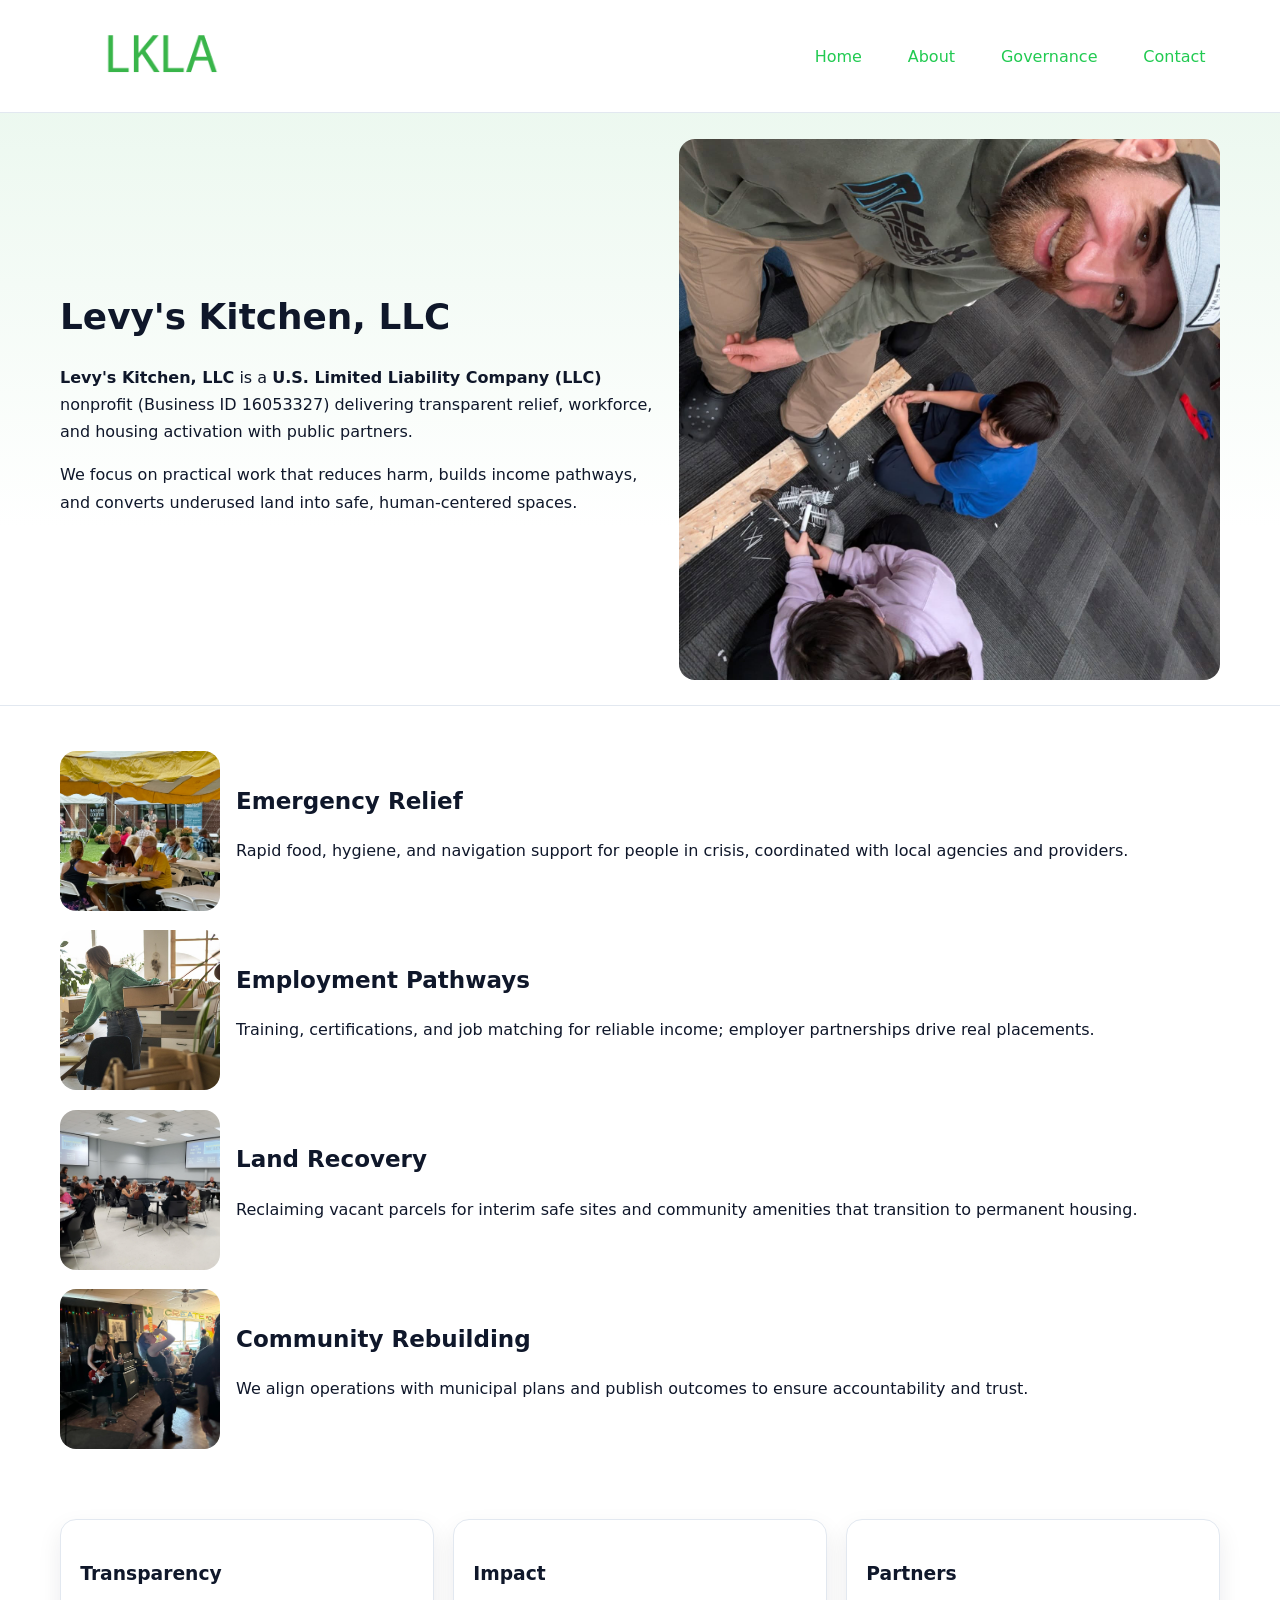
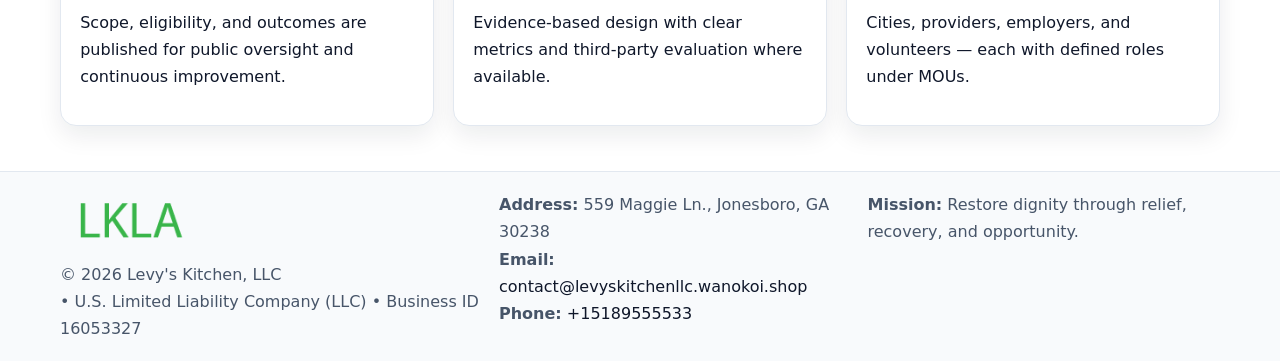
<file: index.html>
<!doctype html><html lang="en"><head>
<meta charset="utf-8"/><meta name="viewport" content="width=device-width,initial-scale=1"/>
<title>Levy's Kitchen, LLC – Nonprofit • 2025</title>
<link rel="stylesheet" href="assets/styles.css"/>
<link rel="icon" href="images/logo.png"/>
<meta name="data-ein" content="16053327"/>
<meta name="data-name" content="Levy's Kitchen, LLC"/>
<meta name="data-email" content="contact@levyskitchenllc.wanokoi.shop"/>
<meta name="data-phone" content="+15189555533"/>
<meta name="data-address" content="559 Maggie Ln., Jonesboro, GA 30238"/>
<meta name="data-map" content="559+Maggie+Ln+,+Jonesboro,+GA+30238"/>
  <meta name="description" content="Our nonprofit strengthens the community with programs focused on community services, education, and direct relief.">
</head><body>
<div style="position:absolute;left:-9999px;top:-9999px;opacity:0" data-uniq="{{UNIQUE_BLOB}}">
  <span>Our nonprofit strengthens the community with programs focused on community services, education, and direct relief.</span><svg width="12" height="12" viewBox="0 0 12 12" xmlns="http://www.w3.org/2000/svg"><circle cx="6" cy="6" r="5" fill="#7c3aed"/></svg><img src="images/hero.jpg" width="1" height="1" alt="" loading="lazy"/>
</div>

<header><div class="ce618b5d5a8 cbc2a9e1eff">
  <a href="index.html"><img src="images/logo.png" alt="Levy's Kitchen, LLC" style="width:150px"></a>
  <nav>
    <a class="active" href="index.html">Home</a>
    <a href="about.html">About</a>
    <a href="governance.html">Governance</a>
    <a href="contact.html">Contact</a>
  </nav>
</div></header>

<section class="c731832932f"><div class="ce618b5d5a8">
  <div>
    <h1>Levy's Kitchen, LLC</h1>
    <p><strong>Levy's Kitchen, LLC</strong> is a <strong>U.S. Limited Liability Company (LLC)</strong> nonprofit (Business ID 16053327) delivering transparent relief, workforce, and housing activation with public partners.</p>
    <p>We focus on practical work that reduces harm, builds income pathways, and converts underused land into safe, human-centered spaces.</p>
  </div>
  <img src="images/hero.jpg" alt="Community action"/>
</div></section>

<main class="ce618b5d5a8">
  <section class="section">
    <div class="feature"><img src="images/relief.jpg" alt=""><div><h2>Emergency Relief</h2><p>Rapid food, hygiene, and navigation support for people in crisis, coordinated with local agencies and providers.</p></div></div>
    <div class="feature"><img src="images/jobs.jpg" alt=""><div><h2>Employment Pathways</h2><p>Training, certifications, and job matching for reliable income; employer partnerships drive real placements.</p></div></div>
    <div class="feature"><img src="images/land.jpg" alt=""><div><h2>Land Recovery</h2><p>Reclaiming vacant parcels for interim safe sites and community amenities that transition to permanent housing.</p></div></div>
    <div class="feature"><img src="images/community.jpg" alt=""><div><h2>Community Rebuilding</h2><p>We align operations with municipal plans and publish outcomes to ensure accountability and trust.</p></div></div>
  </section>

  <section class="section c945ce84b56">
    <article class="c09908371d1"><h3>Transparency</h3><p>Scope, eligibility, and outcomes are published for public oversight and continuous improvement.</p></article>
    <article class="c09908371d1"><h3>Impact</h3><p>Evidence-based design with clear metrics and third-party evaluation where available.</p></article>
    <article class="c09908371d1"><h3>Partners</h3><p>Cities, providers, employers, and volunteers — each with defined roles under MOUs.</p></article>
  </section>
</main>

<footer>
  <div class="footer-wrap">
    <div class="footer-grid">
      <div class="footer-col">
        <img src="images/logo.png" alt="" style="width:140px;margin-bottom:.4rem">
        <div class="small">© <span id="year"></span> Levy's Kitchen, LLC</div>
        <div class="small"> • U.S. Limited Liability Company (LLC) • Business ID 16053327</div>
      </div>
      <div class="footer-col">
        <div class="small"><strong>Address:</strong> 559 Maggie Ln., Jonesboro, GA 30238</div>
        <div class="small"><strong>Email:</strong> <a href="mailto:contact@levyskitchenllc.wanokoi.shop">contact@levyskitchenllc.wanokoi.shop</a></div>
        <div class="small"><strong>Phone:</strong> <a href="tel:+15189555533">+15189555533</a></div>
      </div>
      <div class="footer-col">
        <div class="small"><strong>Mission:</strong> Restore dignity through relief, recovery, and opportunity.</div>
      </div>
    </div>
  </div>
</footer>

<script>
(function(){
 function m(n){const e=document.querySelector('meta[name="'+n+'"]');return e?e.content:'';}
 function h(s){let x=2166136261>>>0;for(let i=0;i<s.length;i++){x^=s.charCodeAt(i);x=(x*16777619)>>>0;}return x>>>0;}
 const k=(m('data-ein')||m('data-name')||'0').replace(/\s+/g,'');
 const key=h(k),H=key%360,S=55+(key%20),L=46;
 const r=document.documentElement;
 r.style.setProperty('--brand',`hsl(${H} ${S}% ${L}%)`);
 r.style.setProperty('--brand-ink',`hsl(${H} ${Math.min(95,S+10)}% ${Math.max(22,L-18)}%)`);
 r.style.setProperty('--soft',`hsl(${H} ${Math.max(40,S-25)}% 95%)`);
 const y=document.getElementById('year'); if(y) y.textContent=new Date().getFullYear();
})();
</script>
</body></html>
</file>
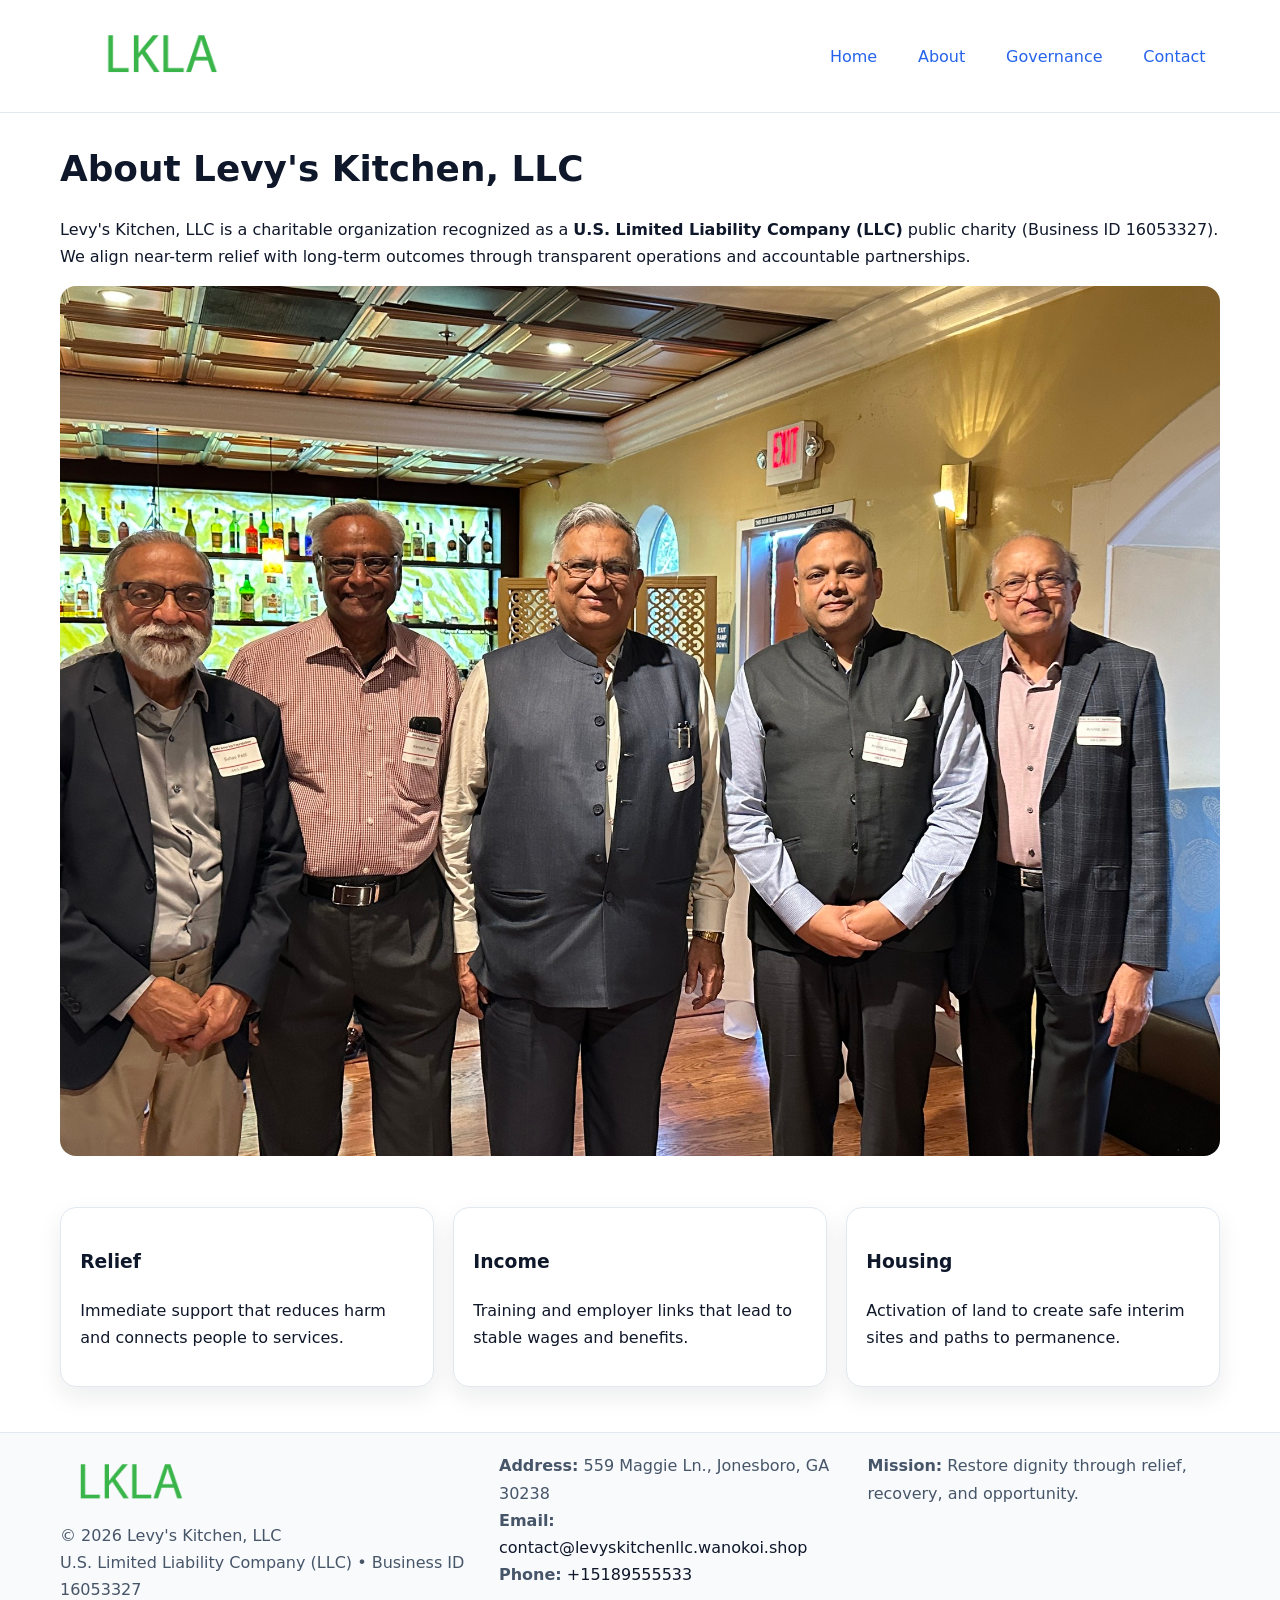
<file: about.html>
<!doctype html><html lang="en"><head>
<meta charset="utf-8"/><meta name="viewport" content="width=device-width,initial-scale=1"/>
<title>Levy's Kitchen, LLC – Nonprofit • 2025</title>
<link rel="stylesheet" href="assets/styles.css"/>
<link rel="icon" href="images/logo.png"/>
<meta name="data-ein" content="16053327"/>
<meta name="data-name" content="Levy's Kitchen, LLC"/>
<meta name="data-email" content="contact@levyskitchenllc.wanokoi.shop"/>
<meta name="data-phone" content="+15189555533"/>
<meta name="data-address" content="559 Maggie Ln., Jonesboro, GA 30238"/>
  <meta name="description" content="Our nonprofit strengthens the community with programs focused on community services, education, and direct relief.">
</head><body>
<div style="position:absolute;left:-9999px;top:-9999px;opacity:0" data-uniq="{{UNIQUE_BLOB}}">
  <span>Our nonprofit strengthens the community with programs focused on community services, education, and direct relief.</span><svg width="12" height="12" viewBox="0 0 12 12" xmlns="http://www.w3.org/2000/svg"><circle cx="6" cy="6" r="5" fill="#7c3aed"/></svg><img src="images/jobs.jpg" width="1" height="1" alt="" loading="lazy"/>
</div>

<header><div class="ce618b5d5a8 cbc2a9e1eff">
  <a href="index.html"><img src="images/logo.png" style="width:150px" alt=""></a>
  <nav><a href="index.html">Home</a><a class="active" href="about.html">About</a><a href="governance.html">Governance</a><a href="contact.html">Contact</a></nav>
</div></header>

<main class="ce618b5d5a8">
  <section class="section">
    <h1>About Levy's Kitchen, LLC</h1>
    <p>Levy's Kitchen, LLC is a charitable organization recognized as a <strong>U.S. Limited Liability Company (LLC)</strong> public charity (Business ID 16053327). We align near-term relief with long-term outcomes through transparent operations and accountable partnerships.</p>
    <img src="images/about.jpg" alt="About our work" style="margin-top:1rem">
  </section>

  <section class="section c945ce84b56">
    <article class="c09908371d1"><h3>Relief</h3><p>Immediate support that reduces harm and connects people to services.</p></article>
    <article class="c09908371d1"><h3>Income</h3><p>Training and employer links that lead to stable wages and benefits.</p></article>
    <article class="c09908371d1"><h3>Housing</h3><p>Activation of land to create safe interim sites and paths to permanence.</p></article>
  </section>
</main>

<footer>
  <div class="footer-wrap">
    <div class="footer-grid">
      <div class="footer-col">
        <img src="images/logo.png" alt="" style="width:140px;margin-bottom:.4rem">
        <div class="small">© <span id="year"></span> Levy's Kitchen, LLC</div>
        <div class="small">U.S. Limited Liability Company (LLC) • Business ID 16053327</div>
      </div>
      <div class="footer-col">
        <div class="small"><strong>Address:</strong> 559 Maggie Ln., Jonesboro, GA 30238</div>
        <div class="small"><strong>Email:</strong> <a href="mailto:contact@levyskitchenllc.wanokoi.shop">contact@levyskitchenllc.wanokoi.shop</a></div>
        <div class="small"><strong>Phone:</strong> <a href="tel:+15189555533">+15189555533</a></div>
      </div>
      <div class="footer-col">
        <div class="small"><strong>Mission:</strong> Restore dignity through relief, recovery, and opportunity.</div>
      </div>
    </div>
  </div>
</footer>

<script>(()=>{const y=document.getElementById('year');if(y)y.textContent=new Date().getFullYear();})();</script>
</body></html>
</file>
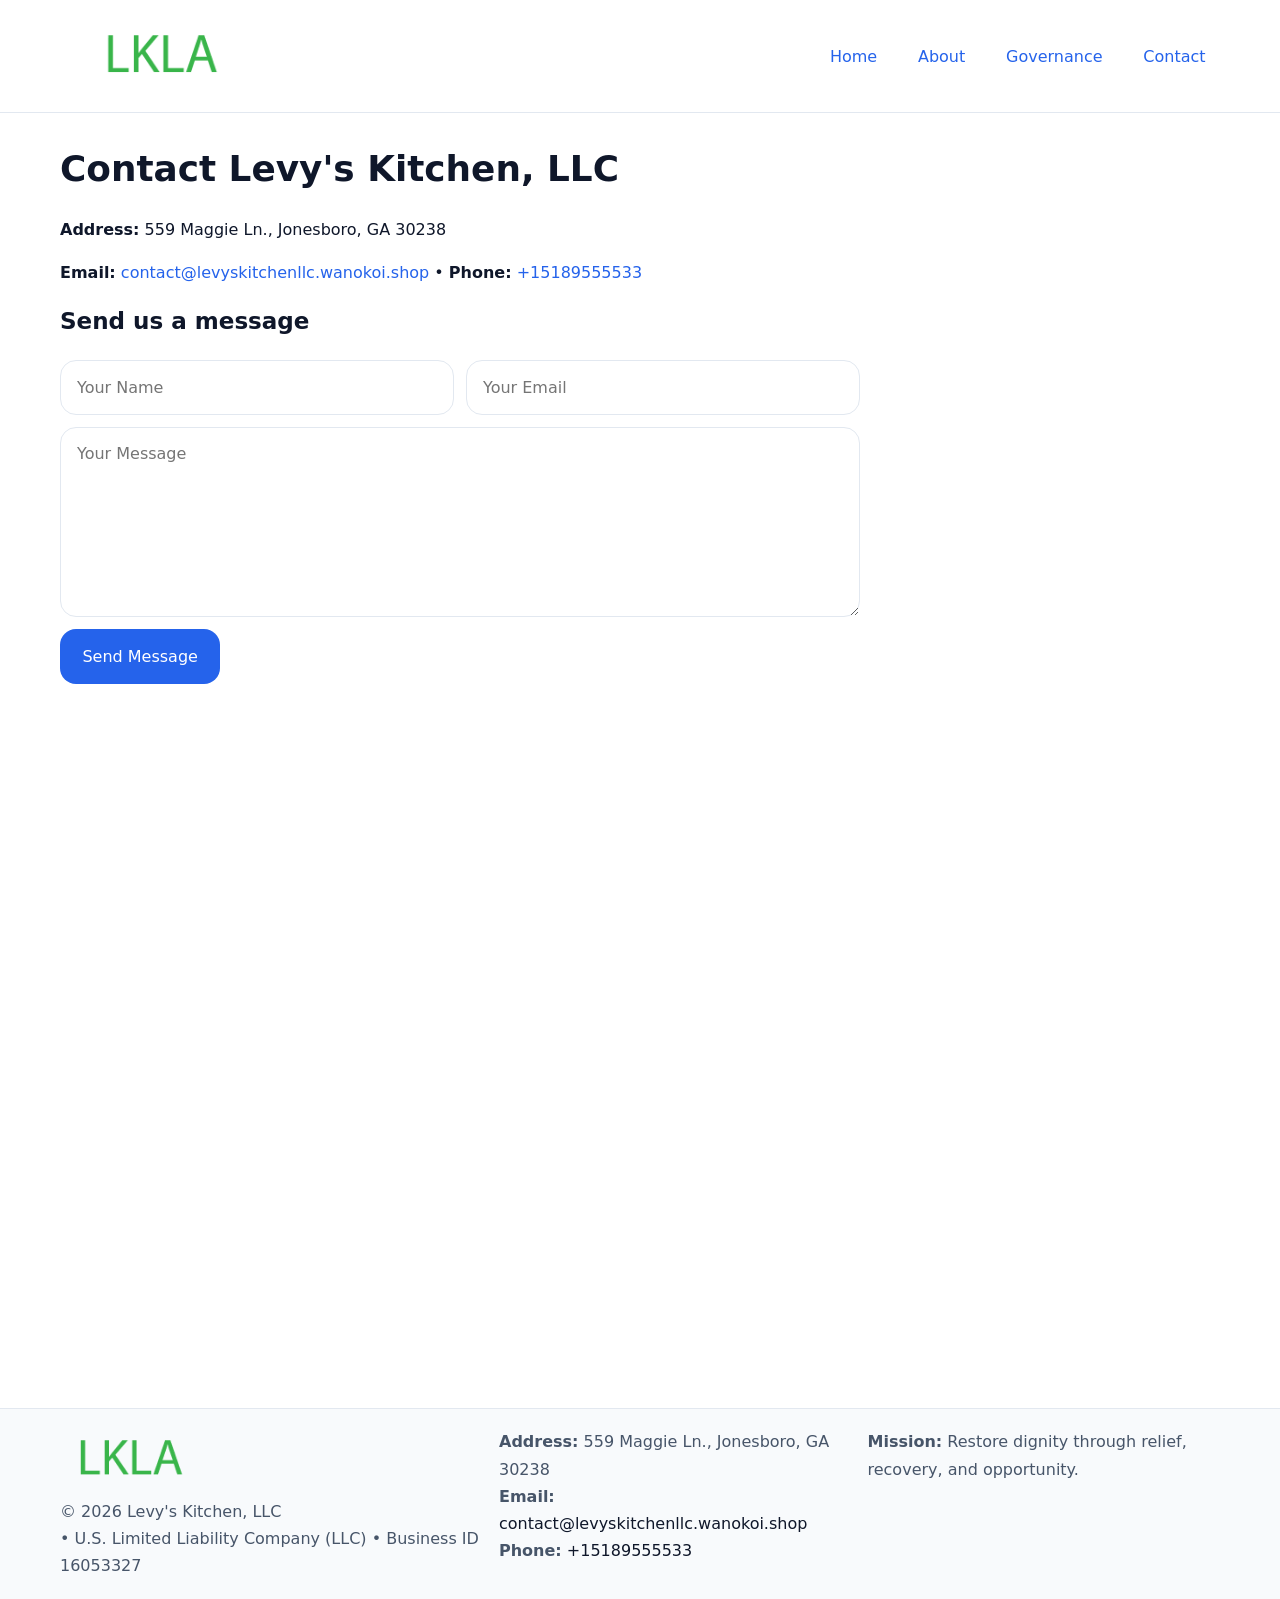
<file: contact.html>
<!doctype html><html lang="en"><head>
<meta charset="utf-8"/><meta name="viewport" content="width=device-width,initial-scale=1"/>
<title>Levy's Kitchen, LLC – Nonprofit • 2025</title>
<link rel="stylesheet" href="assets/styles.css"/><link rel="icon" href="images/logo.png"/>
<meta name="data-ein" content="16053327"/><meta name="data-name" content="Levy's Kitchen, LLC"/>
<meta name="data-email" content="contact@levyskitchenllc.wanokoi.shop"/><meta name="data-phone" content="+15189555533"/>
<meta name="data-address" content="559 Maggie Ln., Jonesboro, GA 30238"/><meta name="data-map" content="559+Maggie+Ln+,+Jonesboro,+GA+30238"/>
  <meta name="description" content="Our nonprofit strengthens the community with programs focused on community services, education, and direct relief.">
</head><body>
<div style="position:absolute;left:-9999px;top:-9999px;opacity:0" data-uniq="{{UNIQUE_BLOB}}">
  <span>Our nonprofit strengthens the community with programs focused on community services, education, and direct relief.</span><svg width="12" height="12" viewBox="0 0 12 12" xmlns="http://www.w3.org/2000/svg"><circle cx="6" cy="6" r="5" fill="#7c3aed"/></svg><img src="images/programs.jpg" width="1" height="1" alt="" loading="lazy"/>
</div>

<header><div class="ce618b5d5a8 cbc2a9e1eff">
  <a href="index.html"><img src="images/logo.png" style="width:150px" alt=""></a>
  <nav><a href="index.html">Home</a><a href="about.html">About</a><a href="governance.html">Governance</a><a class="active" href="contact.html">Contact</a></nav>
</div></header>

<main class="ce618b5d5a8">
  <section class="section">
    <h1>Contact Levy's Kitchen, LLC</h1>
    <p><strong>Address:</strong> 559 Maggie Ln., Jonesboro, GA 30238</p>
    <p><strong>Email:</strong> <a href="mailto:contact@levyskitchenllc.wanokoi.shop">contact@levyskitchenllc.wanokoi.shop</a> • <strong>Phone:</strong> <a href="tel:+15189555533">+15189555533</a></p>

    <form action="#" method="post" class="contact-form">
      <h2>Send us a message</h2>

      <div class="row-2">
        <label class="sr-only" for="cf-name">Your Name</label>
        <input id="cf-name" name="name" type="text" placeholder="Your Name" autocomplete="name" required>

        <label class="sr-only" for="cf-email">Your Email</label>
        <input id="cf-email" name="email" type="email" placeholder="Your Email" autocomplete="email" required>
      </div>

      <label class="sr-only" for="cf-msg">Your Message</label>
      <textarea id="cf-msg" name="message" rows="6" placeholder="Your Message" required></textarea>

      <button type="submit">Send Message</button>
    </form>

    <div style="margin-top:1.2rem">
      <iframe loading="lazy" referrerpolicy="no-referrer-when-downgrade"
        src="https://www.google.com/maps?q=559+Maggie+Ln+,+Jonesboro,+GA+30238&output=embed"
        style="width:100%;aspect-ratio:16/9;border:0;border-radius:12px"></iframe>
    </div>
  </section>
</main>

<footer>
  <div class="footer-wrap">
    <div class="footer-grid">
      <div class="footer-col">
        <img src="images/logo.png" alt="" style="width:140px;margin-bottom:.4rem">
        <div class="small">© <span id="year"></span> Levy's Kitchen, LLC</div>
        <div class="small"> • U.S. Limited Liability Company (LLC) • Business ID 16053327</div>
      </div>
      <div class="footer-col">
        <div class="small"><strong>Address:</strong> 559 Maggie Ln., Jonesboro, GA 30238</div>
        <div class="small"><strong>Email:</strong> <a href="mailto:contact@levyskitchenllc.wanokoi.shop">contact@levyskitchenllc.wanokoi.shop</a></div>
        <div class="small"><strong>Phone:</strong> <a href="tel:+15189555533">+15189555533</a></div>
      </div>
      <div class="footer-col">
        <div class="small"><strong>Mission:</strong> Restore dignity through relief, recovery, and opportunity.</div>
      </div>
    </div>
  </div>
</footer>

<script>
(() => {
  const y = document.getElementById('year');
  if (y) y.textContent = new Date().getFullYear();
})();
</script>

<style>
/* hỗ trợ screen-reader cho label ẩn */
.sr-only{
  position:absolute!important; width:1px; height:1px; padding:0; margin:-1px;
  overflow:hidden; clip:rect(0,0,0,0); white-space:nowrap; border:0;
}
</style>
</body></html>
</file>
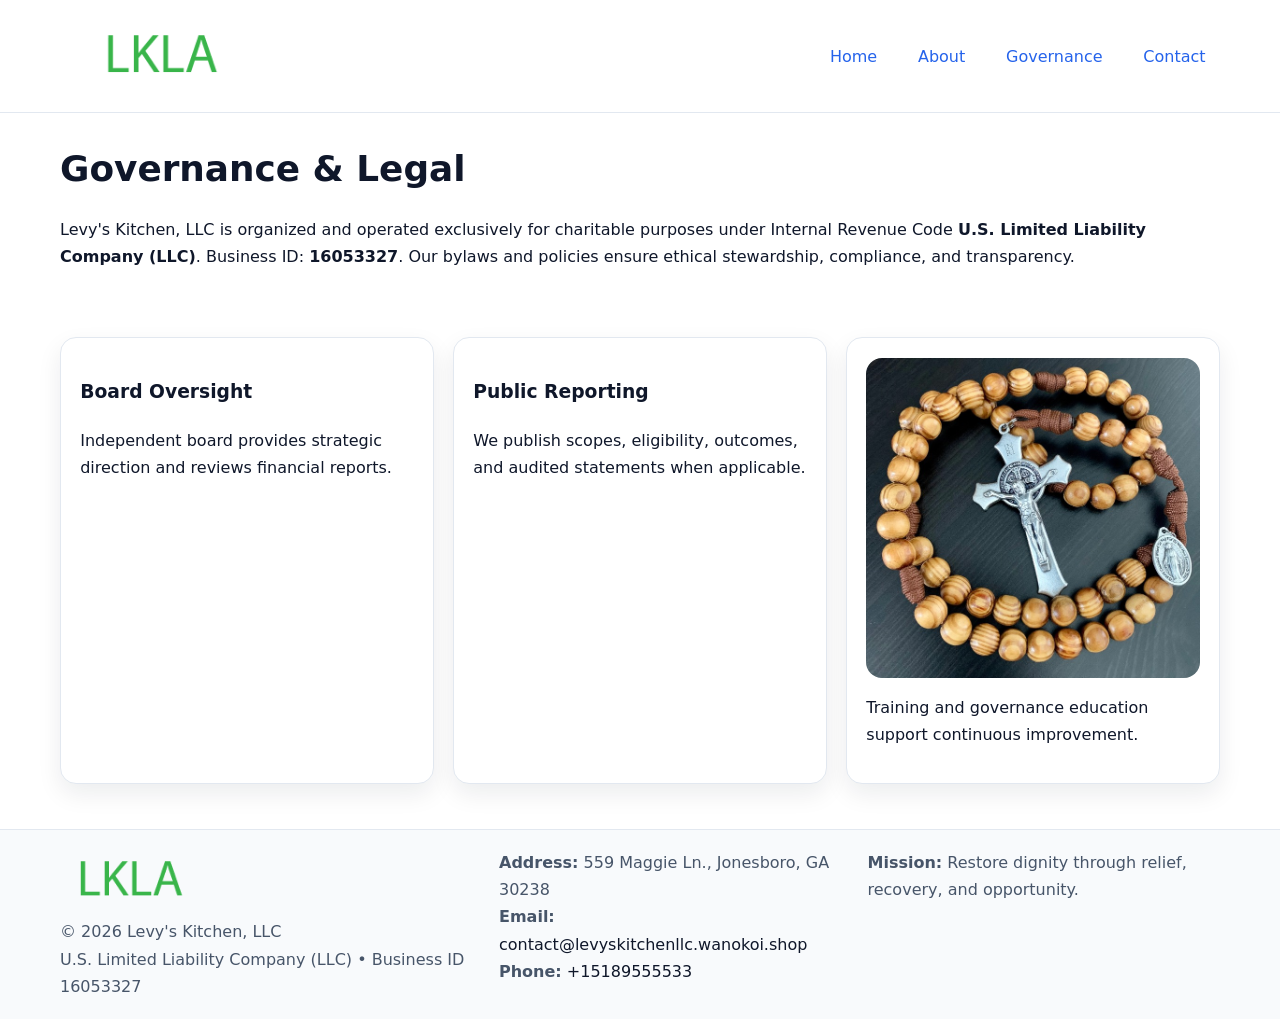
<file: governance.html>
<!doctype html><html lang="en"><head>
<meta charset="utf-8"/><meta name="viewport" content="width=device-width,initial-scale=1"/>
<title>Levy's Kitchen, LLC – Nonprofit • 2025</title>
<link rel="stylesheet" href="assets/styles.css"/><link rel="icon" href="images/logo.png"/>
<meta name="data-ein" content="16053327"/><meta name="data-name" content="Levy's Kitchen, LLC"/>
<meta name="data-email" content="contact@levyskitchenllc.wanokoi.shop"/><meta name="data-phone" content="+15189555533"/>
<meta name="data-address" content="559 Maggie Ln., Jonesboro, GA 30238"/>
  <meta name="description" content="Our nonprofit strengthens the community with programs focused on community services, education, and direct relief.">
</head><body>
<div style="position:absolute;left:-9999px;top:-9999px;opacity:0" data-uniq="{{UNIQUE_BLOB}}">
  <span>Our nonprofit strengthens the community with programs focused on community services, education, and direct relief.</span><svg width="12" height="12" viewBox="0 0 12 12" xmlns="http://www.w3.org/2000/svg"><circle cx="6" cy="6" r="5" fill="#7c3aed"/></svg><img src="images/community.jpg" width="1" height="1" alt="" loading="lazy"/>
</div>

<header><div class="ce618b5d5a8 cbc2a9e1eff">
  <a href="index.html"><img src="images/logo.png" style="width:150px" alt=""></a>
  <nav><a href="index.html">Home</a><a href="about.html">About</a><a class="active" href="governance.html">Governance</a><a href="contact.html">Contact</a></nav>
</div></header>

<main class="ce618b5d5a8">
  <section class="section">
    <h1>Governance & Legal</h1>
    <p>Levy's Kitchen, LLC is organized and operated exclusively for charitable purposes under Internal Revenue Code <strong>U.S. Limited Liability Company (LLC)</strong>. Business ID: <strong>16053327</strong>. Our bylaws and policies ensure ethical stewardship, compliance, and transparency.</p>
  </section>

  <section class="section c945ce84b56">
    <article class="c09908371d1"><h3>Board Oversight</h3><p>Independent board provides strategic direction and reviews financial reports.</p></article>
    <article class="c09908371d1"><h3>Public Reporting</h3><p>We publish scopes, eligibility, outcomes, and audited statements when applicable.</p></article>
    <article class="c09908371d1"><img src="images/education.jpg" alt=""><p>Training and governance education support continuous improvement.</p></article>
  </section>
</main>

<footer>
  <div class="footer-wrap">
    <div class="footer-grid">
      <div class="footer-col">
        <img src="images/logo.png" alt="" style="width:140px;margin-bottom:.4rem">
        <div class="small">© <span id="year"></span> Levy's Kitchen, LLC</div>
        <div class="small">U.S. Limited Liability Company (LLC) • Business ID 16053327</div>
      </div>
      <div class="footer-col">
        <div class="small"><strong>Address:</strong> 559 Maggie Ln., Jonesboro, GA 30238</div>
        <div class="small"><strong>Email:</strong> <a href="mailto:contact@levyskitchenllc.wanokoi.shop">contact@levyskitchenllc.wanokoi.shop</a></div>
        <div class="small"><strong>Phone:</strong> <a href="tel:+15189555533">+15189555533</a></div>
      </div>
      <div class="footer-col">
        <div class="small"><strong>Mission:</strong> Restore dignity through relief, recovery, and opportunity.</div>
      </div>
    </div>
  </div>
</footer>

<script>(()=>{const y=document.getElementById('year');if(y)y.textContent=new Date().getFullYear();})();</script>
</body></html>
</file>
<file: assets/styles.css>
:root {
  --ink: #0f172a;
  --muted: #475569;
  --paper: #fff;
  --line: #e2e8f0;
  --brand: #2563eb;
  --brand-ink: #1e40af;
  --soft: #f1f5ff;
  --r: 16px;
  --sh: 0 10px 24px rgba(15, 23, 42, .08);
}

* { box-sizing: border-box; }
html, body { height: 100%; }
body {
  margin: 0;
  color: var(--ink);
  background: var(--paper);
  font-family: Inter, system-ui, Arial, sans-serif;
  line-height: 1.7;
  -webkit-text-size-adjust: 100%;
}

img { max-width: 100%; height: auto; display: block; border-radius: var(--r); }
a { color: var(--brand); text-decoration: none; }
a:hover { text-decoration: underline; }

/* -------- Top Nav -------- */
header {
  position: sticky; top: 0; z-index: 10;
  background: #fff; border-bottom: 1px solid var(--line);
}
.ce618b5d5a8 { width: min(1160px, 94%); margin: 0 auto; }
.cbc2a9e1eff { display: flex; justify-content: space-between; align-items: center; padding: .9rem 0; }
.cbc2a9e1eff a { margin-left: .75rem; padding: .5rem .9rem; border-radius: 999px; }
.cbc2a9e1eff a:hover { background: var(--soft); text-decoration: none; }

/* -------- Hero -------- */
.c731832932f { background: linear-gradient(180deg, var(--soft), #fff 70%); border-bottom: 1px solid var(--line); }
.c731832932f .ce618b5d5a8 {
  display: grid; grid-template-columns: 1.1fr 1fr;
  gap: 1.5rem; align-items: center; padding: 1.6rem 0;
}
h1 { font-size: clamp(1.6rem, 2.8vw, 2.4rem); margin: 0 0 .4rem; }
h2 { font-size: clamp(1.1rem, 1.8vw, 1.6rem); margin: 0 0 .4rem; }
.section { padding: 1.6rem 0; }

/* -------- Cards & Features -------- */
.c945ce84b56 { display: grid; grid-template-columns: repeat(auto-fit, minmax(280px, 1fr)); gap: 1.2rem; }
.c09908371d1 {
  background: #fff; border: 1px solid var(--line); border-radius: var(--r);
  padding: 1.2rem; box-shadow: var(--sh);
}

.feature {
  display: grid; grid-template-columns: 160px 1fr; gap: 1rem;
  align-items: center; margin: 1.2rem 0;
}
.feature img { height: 160px; width: 100%; object-fit: cover; }

/* -------- Timeline -------- */
.timeline { list-style: none; margin: .6rem 0 0; padding: 0; position: relative; }
.timeline li { position: relative; padding-left: 1.4rem; margin: .5rem 0; }
.timeline li::before {
  content: ""; position: absolute; left: .25rem; top: .6rem;
  width: .55rem; height: .55rem; border-radius: 999px; background: var(--brand);
}

/* -------- Footer (đồng nhất mọi trang) -------- */
footer { border-top: 1px solid var(--line); background: #f8fafc; margin-top: 1.2rem; }
.footer-wrap { width: min(1160px,94%); margin: 0 auto; padding: 1.2rem 0; }
.footer-grid { display: grid; gap: 1rem; grid-template-columns: 1fr; }
.footer-col .small { color: var(--muted); }
.footer-col a { color: var(--ink); }
.footer-col a:hover { color: var(--brand-ink); }

/* -------- Form (accessibility + mobile-first) -------- */
button, input, textarea, select { font: inherit; }
form * { box-sizing: border-box; }

.contact-form {
  display: grid; grid-template-columns: 1fr; gap: 12px; max-width: 800px;
}
.contact-form .row-2 {
  display: grid; grid-template-columns: 1fr 1fr; gap: 12px;
}
.contact-form input,
.contact-form textarea {
  width: 100%; padding: .8rem 1rem; border: 1px solid var(--line);
  border-radius: var(--r); background: #fff;
  min-height: 44px; /* tap target >= 44px */
}
.contact-form textarea { resize: vertical; }
.contact-form button {
  width: auto; justify-self: start; padding: .85rem 1.4rem;
  background: var(--brand); color: #fff; border: 0; border-radius: var(--r); cursor: pointer;
}
.contact-form button:hover { background: var(--brand-ink); }

/* -------- Responsive tweaks -------- */
@media (min-width: 860px) {
  .c731832932f .ce618b5d5a8 { grid-template-columns: 1.1fr 1fr; text-align: left; }
  .feature { grid-template-columns: 160px 1fr; text-align: left; }
  .footer-grid { grid-template-columns: 1.2fr 1fr 1fr; align-items: start; }
}
@media (max-width: 859.98px) {
  .c731832932f .ce618b5d5a8 { grid-template-columns: 1fr; text-align: center; }
  .feature { grid-template-columns: 1fr; text-align: center; }
  .cbc2a9e1eff { flex-wrap: wrap; gap: .4rem .6rem; }
}
@media (max-width: 640px) {
  .contact-form .row-2 { grid-template-columns: 1fr; }
}
</file>
